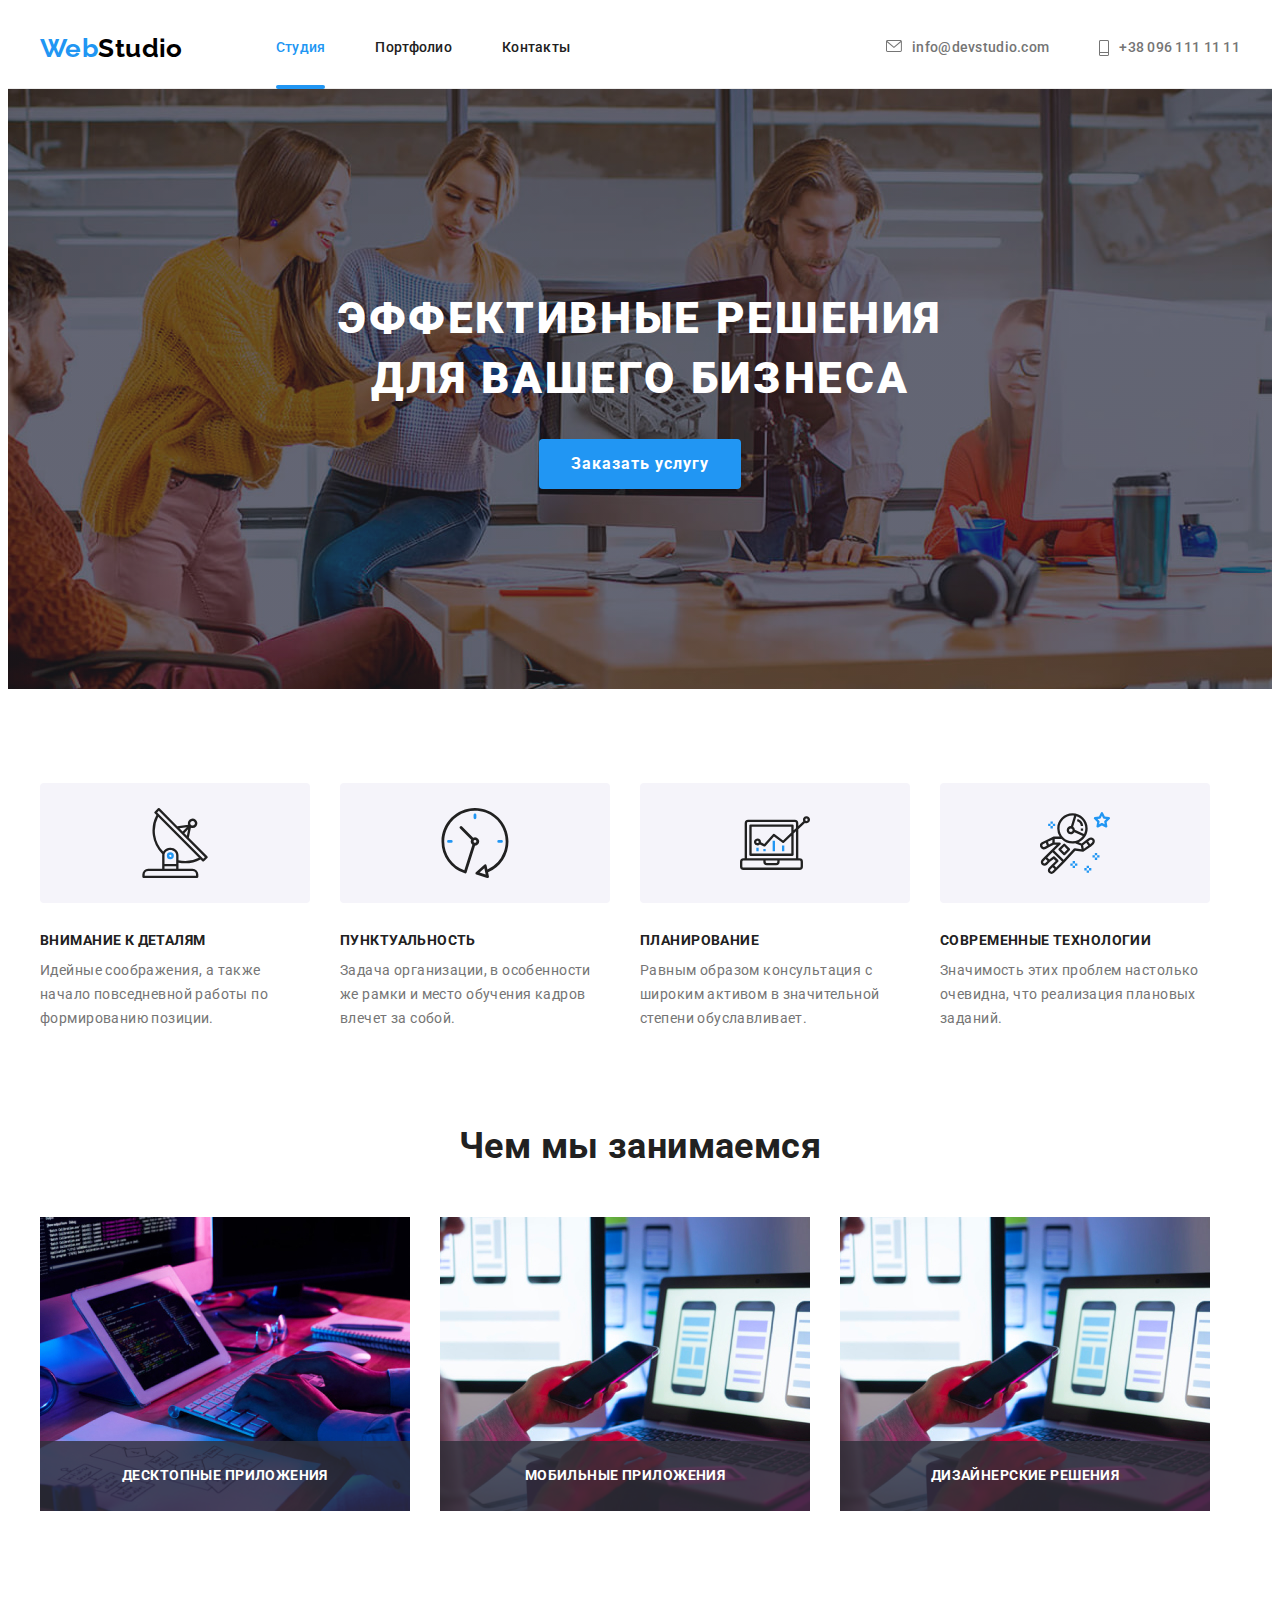
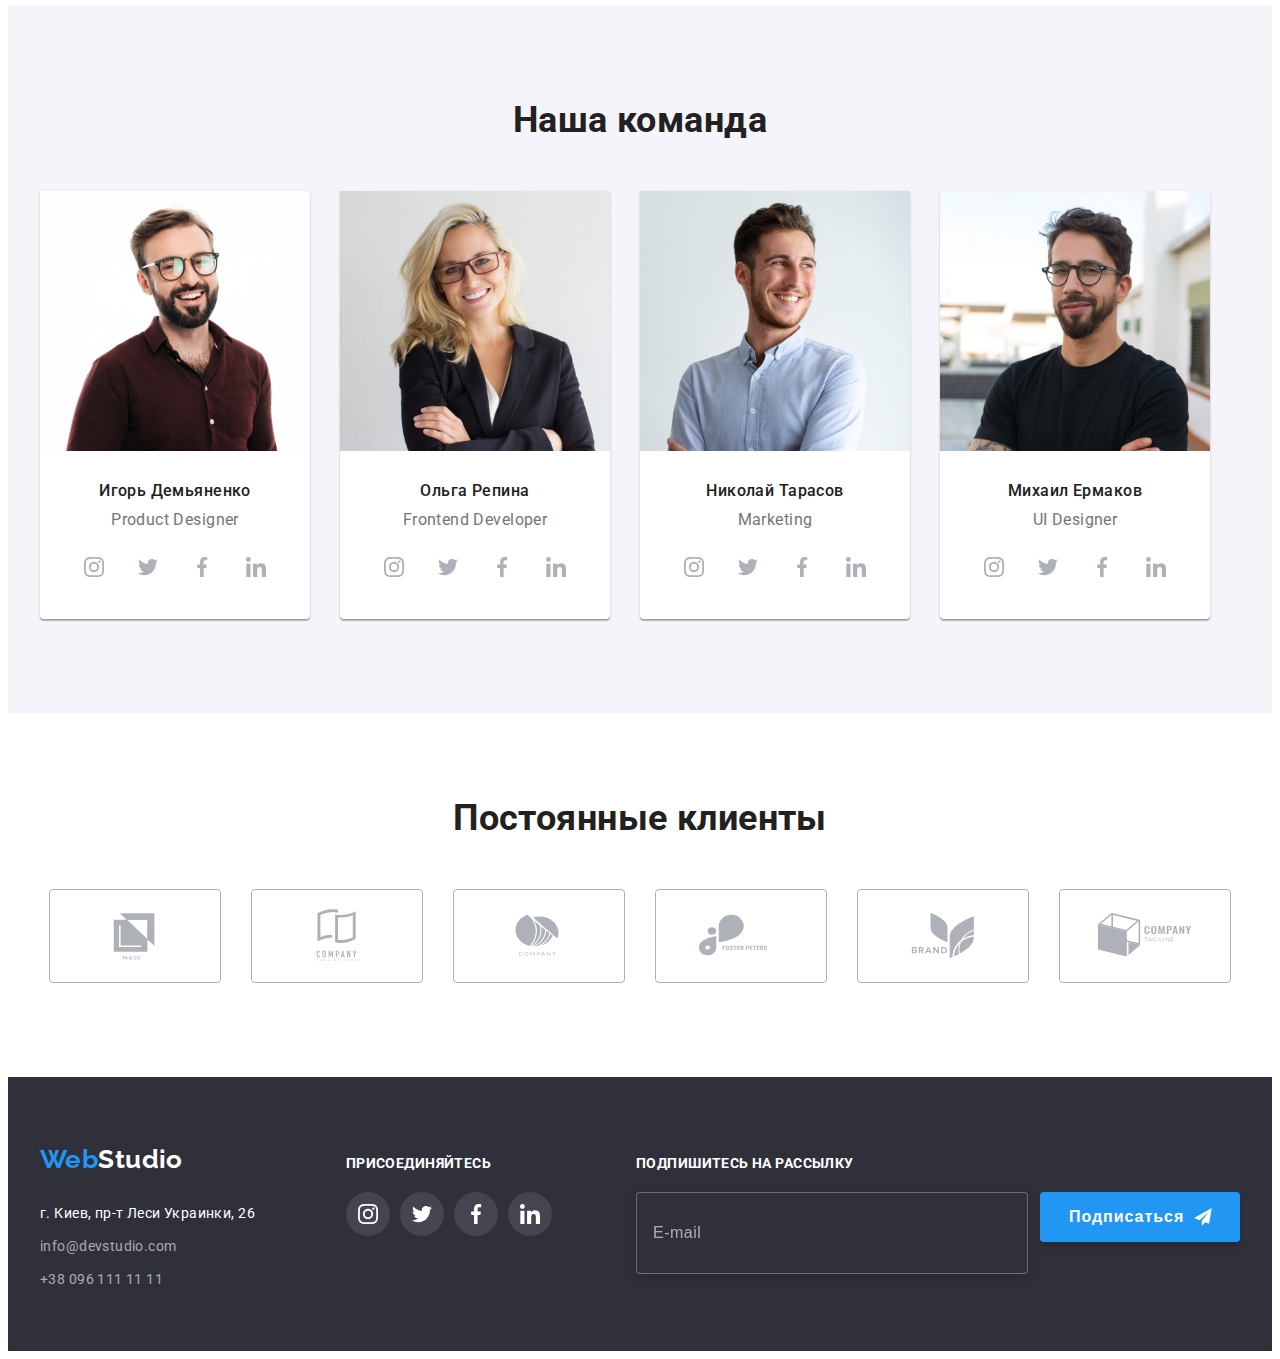
<file: index.html>
<!DOCTYPE html>
<html lang="ru">
  <head>
    <meta charset="UTF-8" />
    <meta http-equiv="X-UA-Compatible" content="IE=edge" />
    <meta name="viewport" content="width=device-width, initial-scale=1.0" />
    <title>HW-06</title>
    <!-- Fonts -->

    <link rel="preconnect" href="https://fonts.googleapis.com" />
    <link rel="preconnect" href="https://fonts.gstatic.com" crossorigin />
    <link
      href="https://fonts.googleapis.com/css2?family=Raleway:wght@700&family=Roboto:wght@400;500;700;900&display=swap"
      rel="stylesheet"
    />

    <!-- NORMOLIZE -->
    <link
      rel="stylesheet"
      href="https://cdnjs.cloudflare.com/ajax/libs/modern-normalize/1.1.0/modern-normalize.min.css"
      integrity="sha512-wpPYUAdjBVSE4KJnH1VR1HeZfpl1ub8YT/NKx4PuQ5NmX2tKuGu6U/JRp5y+Y8XG2tV+wKQpNHVUX03MfMFn9Q=="
      crossorigin="anonymous"
      referrerpolicy="no-referrer"
    />

    <!-- Custom styles -->
    <link rel="stylesheet" href="./css/styles.css" />
  </head>
  <body>
    <!-- Заголовок -->
    <header class="header-style">
      <div class="container header-container">
        <a class="logo" href="./index.html" lang="en">Web<span class="header-logo">Studio</span></a>
        <nav class="navigation">
          <ul class="list navigation-list">
            <li class="list-item navigation-item">
              <a class="header-link-current" href="./index.html">Студия</a>
            </li>
            <li class="list-item navigation-item">
              <a class="header-link" href="./portfolio.html">Портфолио</a>
            </li>
            <li class="list-item navigation-item"><a class="header-link" href="">Контакты</a></li>
          </ul>
        </nav>
        <ul class="list head-contact-list">
          <li class="head-contact-item">
            <a class="header-mail" href="mailto:info@devstudio.com">
              <svg class="contact-icon" width="16" height="12">
                <use href="./images/sprite.svg#icon-email"></use>
              </svg>
              info@devstudio.com</a
            >
          </li>
          <li class="head-contact-item">
            <a class="header-tel" href="tel:+380961111111">
              <svg class="contact-icon" width="10" height="16">
                <use href="./images/sprite.svg#icon-phone"></use>
              </svg>
              +38 096 111 11 11</a
            >
          </li>
        </ul>
      </div>
    </header>

    <main>
      <!--  Hero  -->
      <section class="hero">
        <div class="container">
          <h1 class="hero-description">Эффективные решения для вашего бизнеса</h1>
          <button class="hero-btn" type="button" data-modal-open>Заказать услугу</button>
          <div class="backdrop is-hidden" data-modal>
            <div class="modal-wrapper">
              <button class="modal-hero-btn" type="button" data-modal-close>
                <svg class="close-icon" width="18" height="18">
                  <use href="./images/sprite.svg#icon-close-btn"></use>
                </svg>
              </button>
              <form class="modal-form">
                <strong class="modal-form-title">Оставьте свои данные, мы вам перезвоним</strong>
                <label class="form-group">
                  <span class="form-input-title">Имя</span>
                  <span class="form-input-group">
                    <input class="form-input" type="text" name="user-name" required />
                    <svg class="form-icon" width="18" height="18">
                      <use href="./images/sprite2.svg#icon-form-name"></use>
                    </svg>
                  </span>
                </label>
                <label class="form-group">
                  <span class="form-input-title">Телефон</span>
                  <span class="form-input-group">
                    <input class="form-input" type="tel" name="user-phone" required />
                    <svg class="form-icon" width="18" height="18">
                      <use href="./images/sprite2.svg#icon-form-phone"></use>
                    </svg>
                  </span>
                </label>
                <label class="form-group">
                  <span class="form-input-title">Почта</span>
                  <span class="form-input-group">
                    <input class="form-input" type="email" name="user-mail" required />
                    <svg class="form-icon" width="18" height="18">
                      <use href="./images/sprite2.svg#icon-form-mail"></use>
                    </svg>
                  </span>
                </label>
                <label class="form-group form-group-coment">
                  <span class="form-input-title">Комментарий</span>
                  <textarea
                    class="clients-comment"
                    name="clients-comment"
                    rows="10"
                    placeholder="Введите текст"
                  ></textarea>
                </label>
                <label class="form-policy-group">
                  <input class="checkbox visually-hidden" type="checkbox" required />
                  <span class="custom-checkbox">
                    <svg class="custom-checkbox-icon" width="16" height="15">
                      <use href="./images/sprite2.svg#icon-check"></use>
                    </svg>
                  </span>
                  <!-- private policy -->
                  <span class="form-policy-dscr"
                    >Соглашаюсь с рассылкой и принимаю
                    <a class="form-policy-link" href="" target="_blank" rel="noopener noreferrer"
                      >Условия договора</a
                    >
                  </span>
                </label>
                <button class="submit-btn" type="submit">Отправить</button>
              </form>
            </div>
          </div>
        </div>
      </section>

      <!-- Benefits -->

      <section class="benefits-section">
        <div class="container">
          <h2 class="visually-hidden">Наши преимущества</h2>
          <ul class="list benefits-list">
            <li class="benefits-item">
              <div class="benefits-icon-place">
                <svg class="benefits-icon" width="70" height="70">
                  <use href="./images/sprite.svg#icon-benef-1"></use>
                </svg>
              </div>
              <h3 class="benefits-type">Внимание к деталям</h3>
              <p class="benefits-description">
                Идейные соображения, а также начало повседневной работы по формированию позиции.
              </p>
            </li>
            <li class="benefits-item">
              <div class="benefits-icon-place">
                <svg class="benefits-icon" width="70" height="70">
                  <use href="./images/sprite.svg#icon-benef-2"></use>
                </svg>
              </div>
              <h3 class="benefits-type">Пунктуальность</h3>
              <p class="benefits-description">
                Задача организации, в особенности же рамки и место обучения кадров влечет за собой.
              </p>
            </li>
            <li class="benefits-item">
              <div class="benefits-icon-place">
                <svg class="benefits-icon" width="70" height="70">
                  <use href="./images/sprite.svg#icon-benef-3"></use>
                </svg>
              </div>
              <h3 class="benefits-type">Планирование</h3>
              <p class="benefits-description">
                Равным образом консультация с широким активом в значительной степени обуславливает.
              </p>
            </li>
            <li class="benefits-item">
              <div class="benefits-icon-place">
                <svg class="benefits-icon" width="70" height="70">
                  <use href="./images/sprite.svg#icon-benef-4"></use>
                </svg>
              </div>
              <h3 class="benefits-type">Современные технологии</h3>
              <p class="benefits-description">
                Значимость этих проблем настолько очевидна, что реализация плановых заданий.
              </p>
            </li>
          </ul>
        </div>
      </section>

      <!-- What  we  are  doing -->

      <section class="about-section">
        <div class="container about-container">
          <h2 class="about">Чем мы занимаемся</h2>
          <ul class="list about-list">
            <li class="about-item">
              <img
                class="about-photo"
                src="./images/Services/service-img-1.jpg"
                alt="Service1"
                width="370"
                height="294"
              />
              <p class="about-item-txt">Десктопные приложения</p>
            </li>
            <li class="about-item">
              <img
                class="about-photo"
                src="./images/Services/service-img-2.jpg"
                alt="Service2"
                width="370"
                height="294"
              />
              <p class="about-item-txt">Мобильные приложения</p>
            </li>
            <li class="about-item">
              <img
                class="about-photo"
                src="./images/Services/service-img-2.jpg"
                alt="Service3"
                width="370"
                height="294"
              />
              <p class="about-item-txt">Дизайнерские решения</p>
            </li>
          </ul>
        </div>
      </section>

      <!-- Our team -->
      <section class="team-section">
        <div class="container team-container">
          <h2 class="team">Наша команда</h2>
          <ul class="list team-list">
            <li class="member-card">
              <img
                class="member-photo"
                src="./images/team/member-img-1.jpg"
                alt="Photo Ihor"
                width="270"
                height="260"
              />
              <div class="team-name-position">
                <h3 class="team-member">Игорь Демьяненко</h3>
                <p class="member-position" lang="en">Product Designer</p>
                <ul class="socials list">
                  <li class="socials-item">
                    <a
                      class="socials-link link"
                      href=""
                      target="_blank"
                      rel="noopener noreferrer"
                      aria-label="иконка Instagram"
                    >
                      <svg class="socials-icon" width="20" height="20">
                        <use href="./images/sprite.svg#icon-instagram"></use>
                      </svg>
                    </a>
                  </li>
                  <li class="socials-item">
                    <a
                      class="socials-link link"
                      href=""
                      target="_blank"
                      rel="noopener noreferrer"
                      aria-label="иконка Twitter"
                    >
                      <svg class="socials-icon" width="20" height="20">
                        <use href="./images/sprite.svg#icon-twitter"></use>
                      </svg>
                    </a>
                  </li>
                  <li class="socials-item">
                    <a
                      class="socials-link link"
                      href=""
                      target="_blank"
                      rel="noopener noreferrer"
                      aria-label="иконка Facebook"
                    >
                      <svg class="socials-icon" width="20" height="20">
                        <use href="./images/sprite.svg#icon-facebook"></use></svg
                    ></a>
                  </li>
                  <li class="socials-item">
                    <a
                      class="socials-link link"
                      href=""
                      target="_blank"
                      rel="noopener noreferrer"
                      aria-label="иконка Linkedin"
                    >
                      <svg class="socials-icon" width="20" height="20">
                        <use href="./images/sprite.svg#icon-linkedin"></use>
                      </svg>
                    </a>
                  </li>
                </ul>
              </div>
            </li>
            <li class="member-card">
              <img
                class="member-photo"
                src="./images/team/member-img-2.jpg"
                alt="Photo Olga"
                width="270"
                height="260"
              />
              <div class="team-name-position">
                <h3 class="team-member">Ольга Репина</h3>
                <p class="member-position" lang="en">Frontend Developer</p>
                <ul class="socials list">
                  <li class="socials-item">
                    <a
                      class="socials-link link"
                      href=""
                      target="_blank"
                      rel="noopener noreferrer"
                      aria-label="иконка Instagram"
                    >
                      <svg class="socials-icon" width="20" height="20">
                        <use href="./images/sprite.svg#icon-instagram"></use>
                      </svg>
                    </a>
                  </li>
                  <li class="socials-item">
                    <a
                      class="socials-link link"
                      href=""
                      target="_blank"
                      rel="noopener noreferrer"
                      aria-label="иконка Twitter"
                    >
                      <svg class="socials-icon" width="20" height="20">
                        <use href="./images/sprite.svg#icon-twitter"></use>
                      </svg>
                    </a>
                  </li>
                  <li class="socials-item">
                    <a
                      class="socials-link link"
                      href=""
                      target="_blank"
                      rel="noopener noreferrer"
                      aria-label="иконка Facebook"
                    >
                      <svg class="socials-icon" width="20" height="20">
                        <use href="./images/sprite.svg#icon-facebook"></use></svg
                    ></a>
                  </li>
                  <li class="socials-item">
                    <a
                      class="socials-link link"
                      href=""
                      target="_blank"
                      rel="noopener noreferrer"
                      aria-label="иконка Linkedin"
                    >
                      <svg class="socials-icon" width="20" height="20">
                        <use href="./images/sprite.svg#icon-linkedin"></use>
                      </svg>
                    </a>
                  </li>
                </ul>
              </div>
            </li>
            <li class="member-card">
              <img
                class="member-photo"
                src="./images/team/member-img-3.jpg"
                alt="Photo Nikolay"
                width="270"
                height="260"
              />
              <div class="team-name-position">
                <h3 class="team-member">Николай Тарасов</h3>
                <p class="member-position" lang="en">Marketing</p>
                <ul class="socials list">
                  <li class="socials-item">
                    <a
                      class="socials-link link"
                      href=""
                      target="_blank"
                      rel="noopener noreferrer"
                      aria-label="иконка Instagram"
                    >
                      <svg class="socials-icon" width="20" height="20">
                        <use href="./images/sprite.svg#icon-instagram"></use>
                      </svg>
                    </a>
                  </li>
                  <li class="socials-item">
                    <a
                      class="socials-link link"
                      href=""
                      target="_blank"
                      rel="noopener noreferrer"
                      aria-label="иконка Twitter"
                    >
                      <svg class="socials-icon" width="20" height="20">
                        <use href="./images/sprite.svg#icon-twitter"></use>
                      </svg>
                    </a>
                  </li>
                  <li class="socials-item">
                    <a
                      class="socials-link link"
                      href=""
                      target="_blank"
                      rel="noopener noreferrer"
                      aria-label="иконка Facebook"
                    >
                      <svg class="socials-icon" width="20" height="20">
                        <use href="./images/sprite.svg#icon-facebook"></use></svg
                    ></a>
                  </li>
                  <li class="socials-item">
                    <a
                      class="socials-link link"
                      href=""
                      target="_blank"
                      rel="noopener noreferrer"
                      aria-label="иконка Linkedin"
                    >
                      <svg class="socials-icon" width="20" height="20">
                        <use href="./images/sprite.svg#icon-linkedin"></use>
                      </svg>
                    </a>
                  </li>
                </ul>
              </div>
            </li>
            <li class="member-card">
              <img
                class="member-photo"
                src="./images/team/member-img-4.jpg"
                alt="Photo Mikhail"
                width="270"
              />
              <div class="team-name-position">
                <h3 class="team-member">Михаил Ермаков</h3>
                <p class="member-position" lang="en">UI Designer</p>
                <ul class="socials list">
                  <li class="socials-item">
                    <a
                      class="socials-link link"
                      href=""
                      target="_blank"
                      rel="noopener noreferrer"
                      aria-label="иконка Instagram"
                    >
                      <svg class="socials-icon" width="20" height="20">
                        <use href="./images/sprite.svg#icon-instagram"></use>
                      </svg>
                    </a>
                  </li>
                  <li class="socials-item">
                    <a
                      class="socials-link link"
                      href=""
                      target="_blank"
                      rel="noopener noreferrer"
                      aria-label="иконка Twitter"
                    >
                      <svg class="socials-icon" width="20" height="20">
                        <use href="./images/sprite.svg#icon-twitter"></use>
                      </svg>
                    </a>
                  </li>
                  <li class="socials-item">
                    <a
                      class="socials-link link"
                      href=""
                      target="_blank"
                      rel="noopener noreferrer"
                      aria-label="иконка Facebook"
                    >
                      <svg class="socials-icon" width="20" height="20">
                        <use href="./images/sprite.svg#icon-facebook"></use></svg
                    ></a>
                  </li>
                  <li class="socials-item">
                    <a
                      class="socials-link link"
                      href=""
                      target="_blank"
                      rel="noopener noreferrer"
                      aria-label="иконка Linkedin"
                    >
                      <svg class="socials-icon" width="20" height="20">
                        <use href="./images/sprite.svg#icon-linkedin"></use>
                      </svg>
                    </a>
                  </li>
                </ul>
              </div>
            </li>
          </ul>
        </div>
      </section>

      <!-- Our clients -->
      <section class="clients-section">
        <div class="container clients-container">
          <h2 class="clients">Постоянные клиенты</h2>
          <ul class="clients-list list">
            <li class="clients-item">
              <a
                class="clients-link link"
                href=""
                target="_blank"
                rel="noopener noreferrer"
                aria-label="постоянный клиент 1"
              >
                <svg class="clients-icon" width="106" height="60">
                  <use href="./images/sprite.svg#icon-client1"></use>
                </svg>
              </a>
            </li>
            <li class="clients-item">
              <a
                class="clients-link link"
                href=""
                target="_blank"
                rel="noopener noreferrer"
                aria-label="постоянный клиент 2"
              >
                <svg class="clients-icon" width="106" height="60">
                  <use href="./images/sprite.svg#icon-client2"></use>
                </svg>
              </a>
            </li>
            <li class="clients-item">
              <a
                class="clients-link link"
                href=""
                target="_blank"
                rel="noopener noreferrer"
                aria-label="постоянный клиент 3"
              >
                <svg class="clients-icon" width="106" height="60">
                  <use href="./images/sprite.svg#icon-client3"></use>
                </svg>
              </a>
            </li>
            <li class="clients-item">
              <a
                class="clients-link link"
                href=""
                target="_blank"
                rel="noopener noreferrer"
                aria-label="постоянный клиент 4"
              >
                <svg class="clients-icon" width="106" height="60">
                  <use href="./images/sprite.svg#icon-client4"></use>
                </svg>
              </a>
            </li>
            <li class="clients-item">
              <a
                class="clients-link link"
                href=""
                target="_blank"
                rel="noopener noreferrer"
                aria-label="постоянный клиент 5"
              >
                <svg class="clients-icon" width="106" height="60">
                  <use href="./images/sprite.svg#icon-client5"></use>
                </svg>
              </a>
            </li>
            <li class="clients-item">
              <a
                class="clients-link link"
                href=""
                target="_blank"
                rel="noopener noreferrer"
                aria-label="постоянный клиент 6"
              >
                <svg class="clients-icon" width="106" height="60">
                  <use href="./images/sprite.svg#icon-client6"></use>
                </svg>
              </a>
            </li>
          </ul>
        </div>
      </section>
    </main>

    <!-- Footer -->
    <footer class="footer">
      <div class="container footer-container">
        <div class="foot-logo-adress-box">
          <a class="logo logo-footer" href="./index.html" lang="en"
            >Web<span class="footer-logo">Studio</span></a
          >
          <!-- Контактная информация -->
          <address>
            <ul class="list address-list">
              <li class="address-item">
                <a
                  class="geoposition"
                  href="http://goo.gl/maps/pMn1y5M8isp2wxhz7"
                  target="_blank"
                  rel="noopener noreferrer"
                  >г. Киев, пр-т Леси Украинки, 26</a
                >
              </li>
              <li class="address-item">
                <a class="footer-mail" href="mailto:info@devstudio.com">info@devstudio.com</a>
              </li>
              <li class="address-item">
                <a class="footer-tel" href="tel:+380961111111">+38 096 111 11 11</a>
              </li>
            </ul>
          </address>
        </div>
        <div class="foot-socials-box">
          <p class="foot-socials">Присоединяйтесь</p>
          <ul class="foot-socials-list list">
            <li class="foot-socials-item">
              <a
                class="foot-socials-link link"
                href=""
                target="_blank"
                rel="noopener noreferrer"
                aria-label="иконка Instagram"
              >
                <svg class="foot-socials-icon" width="20" height="20">
                  <use href="./images/sprite.svg#icon-instagram"></use>
                </svg>
              </a>
            </li>
            <li class="foot-socials-item">
              <a
                class="foot-socials-link link"
                href=""
                target="_blank"
                rel="noopener noreferrer"
                aria-label="иконка Twitter"
              >
                <svg class="foot-socials-icon" width="20" height="20">
                  <use href="./images/sprite.svg#icon-twitter"></use>
                </svg>
              </a>
            </li>
            <li class="foot-socials-item">
              <a
                class="foot-socials-link link"
                href=""
                target="_blank"
                rel="noopener noreferrer"
                aria-label="иконка Facebook"
              >
                <svg class="foot-socials-icon" width="20" height="20">
                  <use href="./images/sprite.svg#icon-facebook"></use>
                </svg>
              </a>
            </li>
            <li class="foot-socials-item">
              <a
                class="foot-socials-link link"
                href=""
                target="_blank"
                rel="noopener noreferrer"
                aria-label="иконка Linkedin"
              >
                <svg class="foot-socials-icon" width="20" height="20">
                  <use href="./images/sprite.svg#icon-linkedin"></use>
                </svg>
              </a>
            </li>
          </ul>
        </div>
        <div class="footer-form-box">
          <p class="footer-form-title">Подпишитесь на рассылку</p>
          <form class="footer-form">
            <input class="footer-input" type="email" name="user-mail" placeholder="E-mail" />
            <button class="footer-sendbtn" type="submit">
              <span class="footer-sendbtn-txt">Подписаться</span>
              <svg class="footer-send-icon" width="24" height="24">
                <use href="./images/sprite2.svg#icon-send"></use>
              </svg>
            </button>
          </form>
        </div>
      </div>
    </footer>

    <!--          ПІДВАЛ             -->
    <script src="./js/modal.js"></script>
  </body>
</html>
</file>
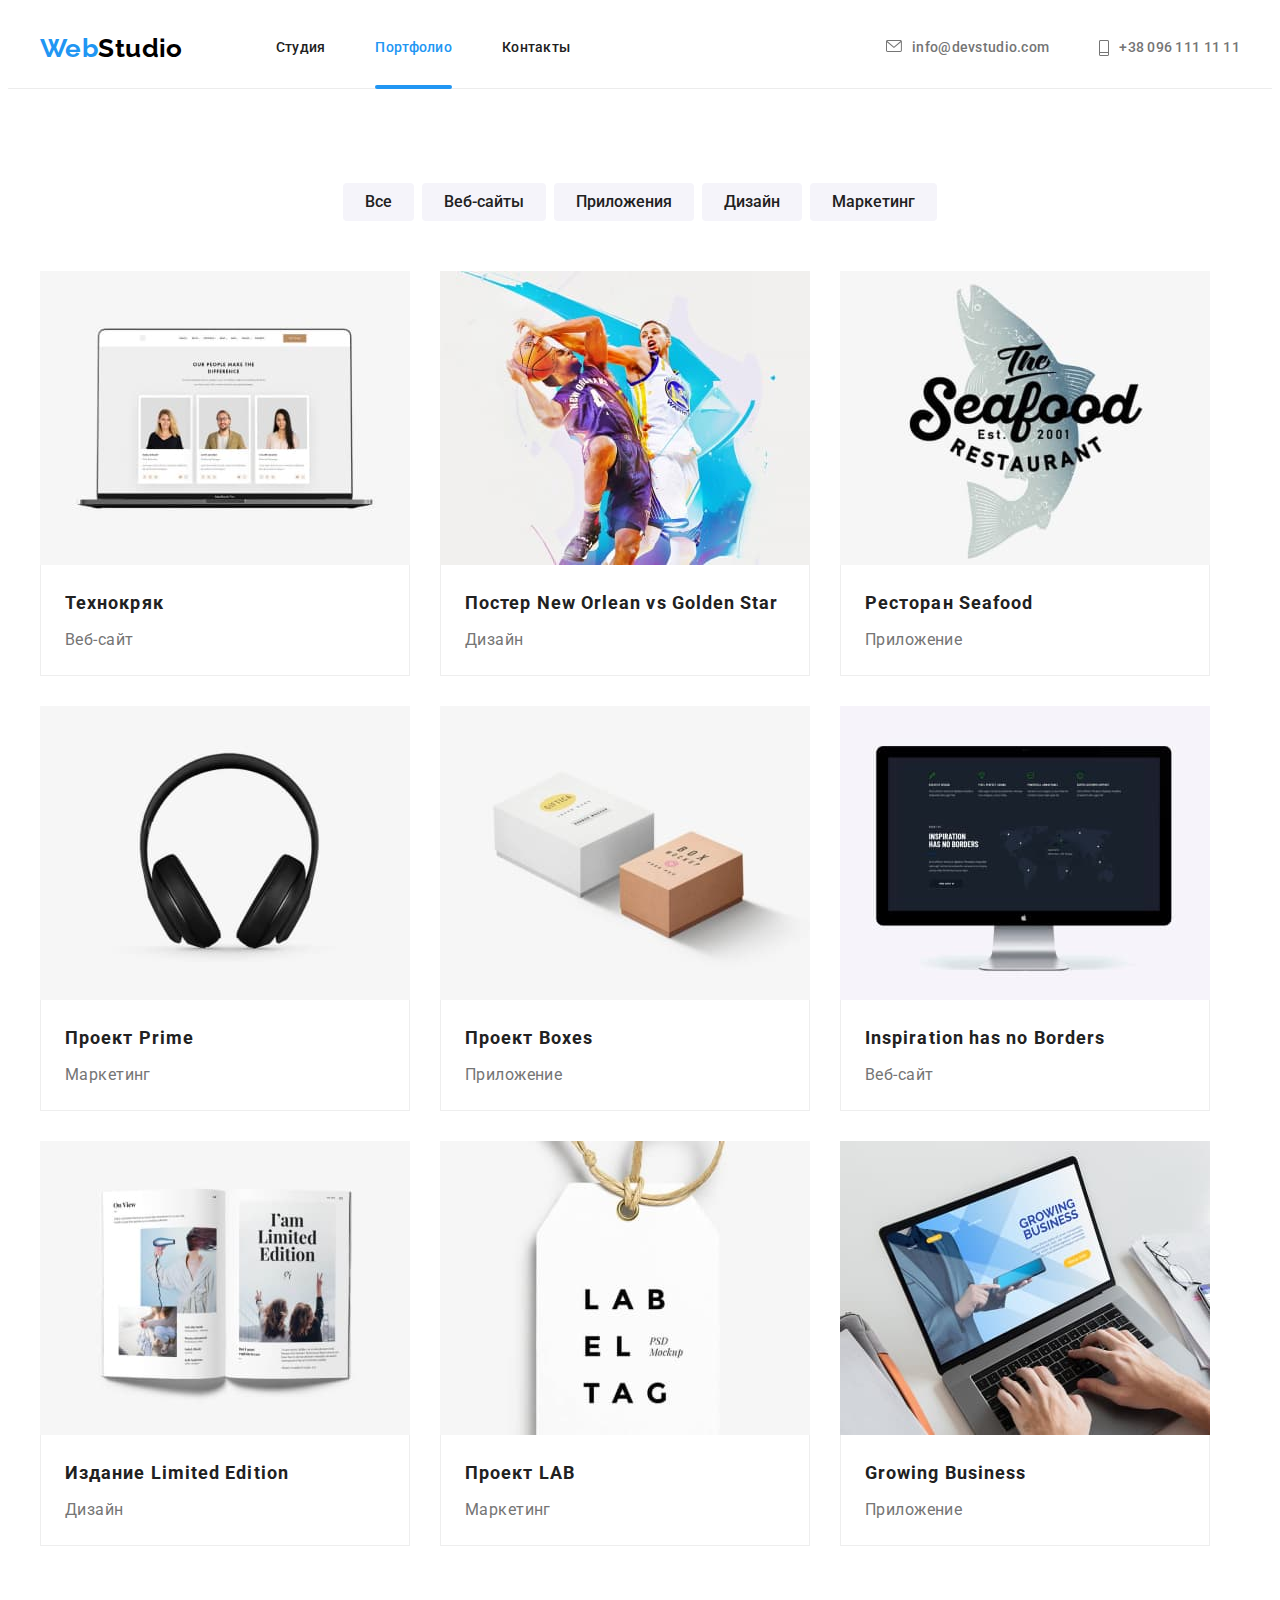
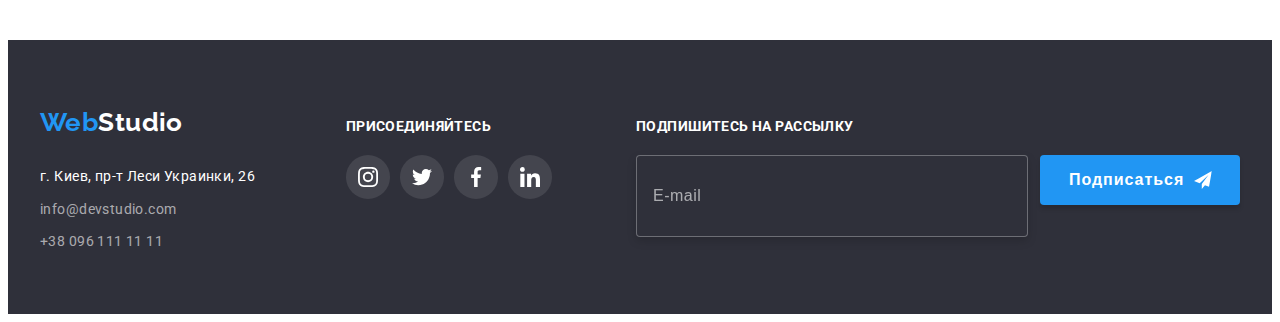
<file: portfolio.html>
<!DOCTYPE html>
<html lang="ru">
  <head>
    <meta charset="UTF-8" />
    <meta http-equiv="X-UA-Compatible" content="IE=edge" />
    <meta name="viewport" content="width=device-width, initial-scale=1.0" />
    <title>Portfolio</title>
    <!-- Fonts -->
    <link rel="preconnect" href="https://fonts.googleapis.com" />
    <link rel="preconnect" href="https://fonts.gstatic.com" crossorigin />
    <link
      href="https://fonts.googleapis.com/css2?family=Raleway:wght@700&family=Roboto:wght@400;500;700;900&display=swap"
      rel="stylesheet"
    />
    <!-- NORMALIZ -->
    <link
      rel="stylesheet"
      href="https://cdnjs.cloudflare.com/ajax/libs/modern-normalize/1.1.0/modern-normalize.min.css"
      integrity="sha512-wpPYUAdjBVSE4KJnH1VR1HeZfpl1ub8YT/NKx4PuQ5NmX2tKuGu6U/JRp5y+Y8XG2tV+wKQpNHVUX03MfMFn9Q=="
      crossorigin="anonymous"
      referrerpolicy="no-referrer"
    />
    <!-- Custom styles -->
    <link rel="stylesheet" href="./css/styles.css" />
  </head>
  <body>
    <!-- Заголовок -->
    <header class="header-style">
      <div class="container header-container">
        <a class="logo" href="./index.html" lang="en">Web<span class="header-logo">Studio</span></a>
        <nav class="navigation">
          <ul class="list navigation-list">
            <li class="list-item navigation-item">
              <a class="header-link" href="./index.html">Студия</a>
            </li>
            <li class="list-item navigation-item">
              <a class="header-link-current" href="./portfolio.html">Портфолио</a>
            </li>
            <li class="list-item navigation-item"><a class="header-link" href="">Контакты</a></li>
          </ul>
        </nav>
        <ul class="list head-contact-list">
          <li class="head-contact-item">
            <a class="header-mail" href="mailto:info@devstudio.com">
              <svg class="contact-icon" width="16" height="12">
                <use href="./images/sprite.svg#icon-email"></use>
              </svg>
              info@devstudio.com</a
            >
          </li>
          <li class="head-contact-item">
            <a class="header-tel" href="tel:+380961111111">
              <svg class="contact-icon" width="10" height="16">
                <use href="./images/sprite.svg#icon-phone"></use>
              </svg>
              +38 096 111 11 11</a
            >
          </li>
        </ul>
      </div>
    </header>

    <!-- Основная часть  -->
    <main>
      <section class="portfolio-section">
        <div class="container portfolio-container">
          <h1 class="visually-hidden">Портфолио</h1>
          <ul class="list portfolio-btn-list">
            <li class="portfolio-btn-item"><button class="btn" type="button">Все</button></li>
            <li class="portfolio-btn-item"><button class="btn" type="button">Веб-сайты</button></li>
            <li class="portfolio-btn-item">
              <button class="btn" type="button">Приложения</button>
            </li>
            <li class="portfolio-btn-item"><button class="btn" type="button">Дизайн</button></li>
            <li class="portfolio-btn-item"><button class="btn" type="button">Маркетинг</button></li>
          </ul>
          <ul class="list portfolio-list">
            <li class="portfolio-item">
              <a class="portfolio-item-link link" href="">
                <div class="portfolio-item-dbllayer">
                  <img
                    class="photo"
                    src="./images/portfolio/1technokrjak.jpg"
                    alt="laptop"
                    width="370"
                    height="294"
                  />
                  <p class="portfolio-item-overlay">
                    Ресурс предлагает комплексные предложения с разным уровнем функционала и
                    сервисов. Все это позволит посетителю получить исчерпывающие сведения о компании
                    или частном лице.
                  </p>
                </div>
                <div class="descr-filtname-grp">
                  <h2 class="description">Технокряк</h2>
                  <p class="filter-name">Веб-сайт</p>
                </div>
              </a>
            </li>
            <li class="portfolio-item">
              <a class="portfolio-item-link link" href="">
                <div class="portfolio-item-dbllayer">
                  <img
                    class="photo"
                    src="./images/portfolio/2poster.jpg"
                    alt="basketball players"
                    width="370"
                    height="294"
                  />
                  <p class="portfolio-item-overlay">
                    Ресурс предлагает комплексные предложения с разным уровнем функционала и
                    сервисов. Все это позволит посетителю получить исчерпывающие сведения о компании
                    или частном лице.
                  </p>
                </div>
                <div class="descr-filtname-grp">
                  <h2 class="description">Постер New Orlean vs Golden Star</h2>
                  <p class="filter-name">Дизайн</p>
                </div>
              </a>
            </li>
            <li class="portfolio-item">
              <a class="portfolio-item-link link" href="">
                <div class="portfolio-item-dbllayer">
                  <img
                    class="photo"
                    src="./images/portfolio/3restaraunt.jpg"
                    alt="restaurant logo"
                    width="370"
                    height="294"
                  />
                  <p class="portfolio-item-overlay">
                    Ресурс предлагает комплексные предложения с разным уровнем функционала и
                    сервисов. Все это позволит посетителю получить исчерпывающие сведения о компании
                    или частном лице.
                  </p>
                </div>
                <div class="descr-filtname-grp">
                  <h2 class="description">Ресторан Seafood</h2>
                  <p class="filter-name">Приложение</p>
                </div>
              </a>
            </li>
            <li class="portfolio-item">
              <a class="portfolio-item-link link" href="">
                <div class="portfolio-item-dbllayer">
                  <img
                    class="photo"
                    src="./images/portfolio/4prime.jpg"
                    alt="headphones"
                    width="370"
                    height="294"
                  />
                  <p class="portfolio-item-overlay">
                    Ресурс предлагает комплексные предложения с разным уровнем функционала и
                    сервисов. Все это позволит посетителю получить исчерпывающие сведения о компании
                    или частном лице.
                  </p>
                </div>
                <div class="descr-filtname-grp">
                  <h2 class="description">Проект Prime</h2>
                  <p class="filter-name">Маркетинг</p>
                </div>
              </a>
            </li>
            <li class="portfolio-item">
              <a class="portfolio-item-link link" href="">
                <div class="portfolio-item-dbllayer">
                  <img
                    class="photo"
                    src="./images/portfolio/5boxes.jpg"
                    alt="boxes"
                    width="370"
                    height="294"
                  />
                  <p class="portfolio-item-overlay">
                    Ресурс предлагает комплексные предложения с разным уровнем функционала и
                    сервисов. Все это позволит посетителю получить исчерпывающие сведения о компании
                    или частном лице.
                  </p>
                </div>
                <div class="descr-filtname-grp">
                  <h2 class="description">Проект Boxes</h2>
                  <p class="filter-name">Приложение</p>
                </div>
              </a>
            </li>
            <li class="portfolio-item">
              <a class="portfolio-item-link link" href="">
                <div class="portfolio-item-dbllayer">
                  <img
                    class="photo"
                    src="./images/portfolio/6inspiration.jpg"
                    alt="monitor"
                    width="370"
                    height="294"
                  />
                  <p class="portfolio-item-overlay">
                    Ресурс предлагает комплексные предложения с разным уровнем функционала и
                    сервисов. Все это позволит посетителю получить исчерпывающие сведения о компании
                    или частном лице.
                  </p>
                </div>
                <div class="descr-filtname-grp">
                  <h2 class="description">Inspiration has no Borders</h2>
                  <p class="filter-name">Веб-сайт</p>
                </div>
              </a>
            </li>
            <li class="portfolio-item">
              <a class="portfolio-item-link link" href="">
                <div class="portfolio-item-dbllayer">
                  <img
                    class="photo"
                    src="./images/portfolio/7limited.jpg"
                    alt="book"
                    width="370"
                    height="294"
                  />
                  <p class="portfolio-item-overlay">
                    Ресурс предлагает комплексные предложения с разным уровнем функционала и
                    сервисов. Все это позволит посетителю получить исчерпывающие сведения о компании
                    или частном лице.
                  </p>
                </div>
                <div class="descr-filtname-grp">
                  <h2 class="description">Издание Limited Edition</h2>
                  <p class="filter-name">Дизайн</p>
                </div>
              </a>
            </li>
            <li class="portfolio-item">
              <a class="portfolio-item-link link" href="">
                <div class="portfolio-item-dbllayer">
                  <img
                    class="photo"
                    src="./images/portfolio/8lab.jpg"
                    alt="label tag"
                    width="370"
                    height="294"
                  />
                  <p class="portfolio-item-overlay">
                    Ресурс предлагает комплексные предложения с разным уровнем функционала и
                    сервисов. Все это позволит посетителю получить исчерпывающие сведения о компании
                    или частном лице.
                  </p>
                </div>
                <div class="descr-filtname-grp">
                  <h2 class="description">Проект LAB</h2>
                  <p class="filter-name">Маркетинг</p>
                </div>
              </a>
            </li>
            <li class="portfolio-item">
              <a class="portfolio-item-link link" href="">
                <div class="portfolio-item-dbllayer">
                  <img
                    class="photo"
                    src="./images/portfolio/9business.jpg"
                    alt="laptop"
                    width="370"
                    height="294"
                  />
                  <p class="portfolio-item-overlay">
                    Ресурс предлагает комплексные предложения с разным уровнем функционала и
                    сервисов. Все это позволит посетителю получить исчерпывающие сведения о компании
                    или частном лице.
                  </p>
                </div>
                <div class="descr-filtname-grp">
                  <h2 class="description">Growing Business</h2>
                  <p class="filter-name">Приложение</p>
                </div>
              </a>
            </li>
          </ul>
        </div>
      </section>
    </main>

    <!-- Footer -->
    <footer class="footer">
      <div class="container footer-container">
        <div class="foot-logo-adress-box">
          <a class="logo logo-footer" href="./index.html" lang="en"
            >Web<span class="footer-logo">Studio</span></a
          >
          <!-- Контактная информация -->
          <address>
            <ul class="list address-list">
              <li class="address-item">
                <a
                  class="geoposition"
                  href="http://goo.gl/maps/pMn1y5M8isp2wxhz7"
                  target="_blank"
                  rel="noopener noreferrer"
                  >г. Киев, пр-т Леси Украинки, 26</a
                >
              </li>
              <li class="address-item">
                <a class="footer-mail" href="mailto:info@devstudio.com">info@devstudio.com</a>
              </li>
              <li class="address-item">
                <a class="footer-tel" href="tel:+380961111111">+38 096 111 11 11</a>
              </li>
            </ul>
          </address>
        </div>
        <div class="foot-socials-box">
          <p class="foot-socials">Присоединяйтесь</p>
          <ul class="foot-socials-list list">
            <li class="foot-socials-item">
              <a
                class="foot-socials-link link"
                href=""
                target="_blank"
                rel="noopener noreferrer"
                aria-label="иконка Instagram"
              >
                <svg class="foot-socials-icon" width="20" height="20">
                  <use href="./images/sprite.svg#icon-instagram"></use>
                </svg>
              </a>
            </li>
            <li class="foot-socials-item">
              <a
                class="foot-socials-link link"
                href=""
                target="_blank"
                rel="noopener noreferrer"
                aria-label="иконка Twitter"
              >
                <svg class="foot-socials-icon" width="20" height="20">
                  <use href="./images/sprite.svg#icon-twitter"></use>
                </svg>
              </a>
            </li>
            <li class="foot-socials-item">
              <a
                class="foot-socials-link link"
                href=""
                target="_blank"
                rel="noopener noreferrer"
                aria-label="иконка Facebook"
              >
                <svg class="foot-socials-icon" width="20" height="20">
                  <use href="./images/sprite.svg#icon-facebook"></use>
                </svg>
              </a>
            </li>
            <li class="foot-socials-item">
              <a
                class="foot-socials-link link"
                href=""
                target="_blank"
                rel="noopener noreferrer"
                aria-label="иконка Linkedin"
              >
                <svg class="foot-socials-icon" width="20" height="20">
                  <use href="./images/sprite.svg#icon-linkedin"></use>
                </svg>
              </a>
            </li>
          </ul>
        </div>
        <div class="footer-form-box">
          <p class="footer-form-title">Подпишитесь на рассылку</p>
          <form class="footer-form">
            <input class="footer-input" type="email" name="user-mail" placeholder="E-mail" />
            <button class="footer-sendbtn" type="submit">
              <span class="footer-sendbtn-txt">Подписаться</span>
              <svg class="footer-send-icon" width="24" height="24">
                <use href="./images/sprite2.svg#icon-send"></use>
              </svg>
            </button>
          </form>
        </div>
      </div>
    </footer>
  </body>
</html>
</file>
<file: css/styles.css>
:root {
  --accent-color: #2196f3;
  --white-txt-color: #ffffff;
  --text-benef-tel-filter-col: #757575;
  --text-headlink-team-beneftype-col: #212121;
  --footer-hero-bcg-color: #2f303a;
  --ind-hero-btn-hover-bcg-col: #188ce8;
  --ind-team-section-bcg-col: #f5f4fa;
  --main-bcg-color: #ffffff;
  --portfolio-btn-bcg-col: #f5f4fa;
  --logo-header-col: #000000;
  --footer-mail-tel-txt-col: rgba(255, 255, 255, 0.6);
  --timing-function: cubic-bezier(0.4, 0, 0.2, 1);
}

body {
  font-family: 'Roboto', sans-serif;
  font-size: 14px;
  letter-spacing: 0.03em;
  background-color: var(--main-bcg-color);
}

h1,
h2,
h3,
h4,
h5,
h6,
p {
  margin: 0;
}

img {
  display: block;
}

/* lists style */
.list {
  list-style: none;
  padding: 0;
  margin: 0;
}

.visually-hidden {
  position: absolute;
  white-space: nowrap;
  width: 1px;
  height: 1px;
  overflow: hidden;
  border: 0;
  padding: 0;
  clip: rect(0 0 0 0);
  clip-path: inset(50%);
  margin: -1px;
}

.container {
  /* outline: 1px solid red; */

  width: 1200px;
  padding-left: 15px;
  padding-right: 15px;

  margin-left: auto;
  margin-right: auto;
}

/* ------------------------------header style ------------------------------*/

.header-style {
  border-bottom: 1px solid #ececec;
}

.header-container {
  display: flex;
  align-items: center;
}

.logo {
  margin-right: 93px;

  font-family: 'Raleway', sans-serif;
  font-weight: 700;
  font-size: 26px;
  line-height: 1.71;
  color: var(--accent-color);
  text-decoration: none;
}

.header-logo {
  color: var(--logo-header-col);
  text-decoration: none;
}

.navigation-list {
  display: flex;
  align-items: center;
}

.navigation-item {
  position: relative;
  margin-right: 50px;
}

.navigation-item:last-child {
  margin-right: 0;
}

.header-link,
.header-link-current {
  display: block;
  padding-top: 32px;
  padding-bottom: 32px;
}

.header-link-current {
  font-weight: 500;
  line-height: 1.14;
  letter-spacing: 0.02em;
  color: var(--accent-color);
  text-decoration: none;
}

.header-link-current::after {
  content: '';
  position: absolute;
  left: 0;
  bottom: -1px;
  display: block;
  width: 100%;
  height: 4px;
  border-radius: 2px;
  background-color: var(--accent-color);
}

.header-link {
  font-weight: 500;
  line-height: 1.14;
  letter-spacing: 0.02em;
  color: var(--text-headlink-team-beneftype-col);
  text-decoration: none;
  transition-property: color;
  transition-duration: 250ms;
  transition-timing-function: var(--timing-function);
}
.header-link:hover,
.header-link:focus {
  color: var(--accent-color);
}

.head-contact-list {
  display: flex;
  align-items: center;
  margin-left: auto;
}

.head-contact-item {
  margin-right: 50px;
}

.head-contact-item:last-child {
  margin-right: 0;
}

.header-mail {
  font-family: 'Roboto';
  font-style: normal;
  font-weight: 500;
  font-size: 14px;
  line-height: 1.14;
  letter-spacing: 0.02em;
  color: var(--text-benef-tel-filter-col);
  text-decoration: none;
  list-style: none;
}

.header-mail,
.header-tel {
  display: flex;
  align-content: center;
  padding-top: 32px;
  padding-bottom: 32px;
  transition-property: color;
  transition-duration: 250ms;
  transition-timing-function: var(--timing-function);
}

.header-mail:hover,
.header-mail:focus {
  color: var(--accent-color);
}

.header-tel {
  font-weight: 500;
  line-height: 1.14;
  letter-spacing: 0.02em;
  color: var(--text-benef-tel-filter-col);
  text-decoration: none;
}
.header-tel:hover,
.header-tel:focus {
  color: var(--accent-color);
}

.contact-icon {
  margin-right: 10px;
  fill: var(--text-benef-tel-filter-col);
  transition: fill 250ms var(--timing-function);
}

.header-mail:hover .contact-icon,
.header-mail:focus .contact-icon,
.header-tel:hover .contact-icon,
.header-tel:focus .contact-icon {
  fill: var(--accent-color);
  color: var(--accent-color);
}

/* ------------------------------footer style------------------------------ */
.footer {
  background-color: var(--footer-hero-bcg-color);
  padding-top: 60px;
  padding-bottom: 60px;
}

.footer-container {
  display: flex;
  align-items: baseline;
}

.foot-logo-adress-box {
  margin-right: 70px;
}

.logo-footer {
  display: block;
  margin-bottom: 20px;
}

.footer-logo {
  color: var(--white-txt-color);
}

.address-item {
  display: block;
  margin-bottom: 9px;
}

.address-item:last-child {
  margin-bottom: 0;
}

.geoposition {
  font-style: normal;
  line-height: 1.71;
  color: var(--white-txt-color);
  text-decoration: none;
  transition-property: color;
  transition-duration: 250ms;
  transition-timing-function: var(--timing-function);
}
.geoposition:hover,
.geoposition:focus {
  color: var(--accent-color);
}

.footer-mail,
.footer-tel {
  font-style: normal;
  line-height: 1.71;
  color: var(--footer-mail-tel-txt-col);
  text-decoration: none;
  transition-property: color;
  transition-duration: 250ms;
  transition-timing-function: var(--timing-function);
}
.footer-tel:hover,
.footer-tel:focus,
.footer-mail:hover,
.footer-mail:focus {
  color: var(--accent-color);
}

.foot-socials-list {
  display: flex;
  align-items: center;
  justify-content: center;
}

.foot-socials {
  font-style: normal;
  font-weight: 700;
  font-size: 14px;
  line-height: 1.14;
  letter-spacing: 0.03em;
  text-transform: uppercase;
  color: var(--white-txt-color);
  margin-bottom: 20px;
}

.foot-socials-link {
  display: flex;
  justify-content: center;
  align-items: center;
  width: 44px;
  height: 44px;

  border-radius: 50%;

  background-color: #ffffff1a;
  transition-property: background-color;
  transition-duration: 250ms;
  transition-timing-function: var(--timing-function);
}

.foot-socials-link:hover,
.foot-socials-link:focus {
  background-color: var(--accent-color);
}

.foot-socials-item {
  margin-right: 10px;
}

.foot-socials-item:last-child {
  margin-right: 0;
}

.foot-socials-icon {
  fill: #ffffff;
}

/* footer send form */

.footer-form-box {
  margin-left: auto;
}

.footer-form-title {
  display: block;
  font-weight: 700;
  font-size: 14px;
  line-height: 1.14;
  letter-spacing: 0.03em;
  text-transform: uppercase;

  color: var(--white-txt-color);

  margin-bottom: 20px;
}

.footer-form {
  display: flex;
}

.footer-input {
  width: 358px;
  height: 50px;

  border: 1px solid rgba(255, 255, 255, 0.3);
  filter: drop-shadow(0px 4px 4px rgba(0, 0, 0, 0.15));
  border-radius: 4px;

  background-color: var(--footer-hero-bcg-color);

  font-weight: 400;
  font-size: 16px;
  line-height: 1.25;
  align-items: center;
  letter-spacing: 0.03em;
  color: var(--white-txt-color);

  padding-top: 15px;
  padding-right: 16px;
  padding-bottom: 15px;
  padding-left: 16px;
  margin-right: 12px;
  outline: none;

  transition: border-color 250ms var(--timing-function);
}

.footer-input::placeholder {
  font-weight: 400;
  font-size: 16px;
  line-height: 1.25;
  align-items: center;
  letter-spacing: 0.03em;

  color: rgba(255, 255, 255, 0.6);
}

.footer-input:hover,
.footer-input:focus {
  border-color: var(--accent-color);
}

.footer-sendbtn {
  display: flex;
  align-items: center;
  text-align: center;
  width: 200px;
  height: 50px;

  background-color: var(--accent-color);
  box-shadow: 0px 4px 4px rgba(0, 0, 0, 0.15);
  border-radius: 4px;
  border: none;
  cursor: pointer;

  padding-top: 10px;
  padding-right: 28px;
  padding-bottom: 10px;
  padding-left: 29px;

  font-weight: 700;
  font-size: 16px;
  line-height: 1.88;
  letter-spacing: 0.06em;
  color: var(--white-txt-color);

  transition: background-color 250ms var(--timing-function);
}

.footer-sendbtn:hover,
.footer-sendbtn:focus {
  background-color: var(--ind-hero-btn-hover-bcg-col);
}

.footer-sendbtn-txt {
  margin-right: 10px;
}

.footer-send-icon {
  fill: var(--white-txt-color);
}

/* ------------------------------index style------------------------------ */
/* -----------------hero----------------- */
.hero {
  max-width: 1600px;
  max-height: 600px;
  margin-right: auto;
  margin-left: auto;
  background-color: var(--footer-hero-bcg-color);
  background-image: linear-gradient(#2f303a66, #2f303a66), url(../images/bcg/hero-bcg.jpg);
  background-size: cover;
  background-repeat: no-repeat;
  background-position: center;

  padding-top: 200px;
  padding-bottom: 200px;
}

.hero-description {
  display: block;
  width: 696px;
  height: 120px;
  margin-bottom: 30px;
  margin-right: auto;
  margin-left: auto;

  font-weight: 900;
  font-size: 44px;
  line-height: 1.36;
  text-align: center;
  letter-spacing: 0.06em;
  text-transform: uppercase;
  color: var(--white-txt-color);
}

.hero-btn {
  margin-right: auto;
  margin-left: auto;

  padding-top: 10px;
  padding-right: 32px;
  padding-bottom: 10px;
  padding-left: 32px;

  font-family: 'Roboto', sans-serif;
  font-weight: 700;
  font-size: 16px;
  line-height: 1.88;
  display: flex;
  align-items: center;
  text-align: center;
  letter-spacing: 0.06em;
  color: var(--white-txt-color);
  background-color: var(--accent-color);
  cursor: pointer;
  box-shadow: 0px 4px 4px rgba(0, 0, 0, 0.15);
  border: none;
  border-radius: 4px;

  transition-property: background-color;
  transition-duration: 250ms;
  transition-timing-function: var(--timing-function);
}

.hero-btn:hover,
.hero-btn:focus {
  background-color: var(--ind-hero-btn-hover-bcg-col);
}

@keyframes btn-animation {
  0% {
    transform: scale(1);
  }
  50% {
    transform: scale(0.95);
  }
  100% {
    transform: scale(1);
  }
}

/* modal form for hero button */
.backdrop {
  position: fixed;
  top: 0;
  left: 0;
  width: 100%;
  height: 100%;
  background-color: rgba(0, 0, 0, 0.2);
  z-index: 10;

  opacity: 1;
  transition: opacity 250ms var(--timing-function);
  /* animation: backdrop-in-animation 1000ms; */
}

/* @keyframes backdrop-in-animation {
  0% {
    transform: opacity(0);
    transform: scale(0);
  }
  10% {
    transform: opacity(0.1);
    transform: scale(0.1);
  }

  25% {
    transform: opacity(0.25);
    transform: scale(0.25);
  }
  50% {
    transform: opacity(0.5);
    transform: scale(0.5);
  }
  75% {
    transform: opacity(0.75);
    transform: scale(0.75);
  }
  90% {
    transform: opacity(0.9);
    transform: scale(0.9);
  }
  100% {
    transform: opacity(1);
    transform: scale(1);
  }
} */

.backdrop.is-hidden {
  opacity: 0;
  pointer-events: none;
  /* animation: backdrop-out-animation 2500ms; */
}

/* @keyframes backdrop-out-animation {
  0% {
    transform: opacity(1);
    transform: scale(1);
  }
  10% {
    transform: opacity(0.9);
    transform: scale(0.9);
  }

  25% {
    transform: opacity(0.75);
    transform: scale(0.75);
  }
  50% {
    transform: opacity(0.5);
    transform: scale(0.5);
  }
  75% {
    transform: opacity(0.25);
    transform: scale(0.25);
  }
  90% {
    transform: opacity(0.1);
    transform: scale(0.1);
  }
  100% {
    transform: opacity(0);
    transform: scale(0);
  }
} */

.modal-wrapper {
  position: absolute;
  top: 50%;
  left: 50%;
  transform: translate(-50%, -50%);
  width: 528px;
  padding: 40px;

  opacity: 1;

  border-radius: 4px;
  box-shadow: 0px 1px 3px rgba(0, 0, 0, 0.12), 0px 1px 1px rgba(0, 0, 0, 0.14),
    0px 2px 1px rgba(0, 0, 0, 0.2);

  background-color: var(--main-bcg-color);

  transition: transform 250ms var(--timing-function);
}

/* -----------modal form----------- */
.modal-form-title {
  display: block;
  font-style: normal;
  font-weight: 700;
  font-size: 20px;
  line-height: 1.15;
  text-align: center;
  letter-spacing: 0.03em;

  margin-bottom: 12px;
}

.form-group {
  display: block;
  position: relative;
  margin-bottom: 10px;
}

/* .form-group:last-child {
  margin-bottom: 20px;
} */

.form-group-coment {
  margin-bottom: 20px;
}

.form-icon {
  position: absolute;
  left: 12px;
  bottom: 11px;
  transition: fill 250ms var(--timing-function);
}

.form-input-title {
  font-weight: 400;
  font-size: 12px;
  line-height: 1.17;
  letter-spacing: 0.01em;

  color: var(--text-benef-tel-filter-col);

  margin-bottom: 4px;
}

.form-input {
  width: 100%;
  height: 40px;
  border: 1px solid rgba(33, 33, 33, 0.2);
  border-radius: 4px;
  padding-top: 11px;
  padding-right: 12px;
  padding-bottom: 11px;
  padding-left: 42px;
  outline: none;
  transition: border-color 250ms var(--timing-function);
}

.form-input:focus + .form-icon,
.form-input:focus,
.form-input-group:hover > .form-icon,
.form-input-group:hover > .form-input,
.form-input-group:focus > .form-icon,
.form-input-group:focus > .form-input,
.clients-comment:focus,
.clients-comment:hover {
  border-color: var(--accent-color);
  fill: var(--accent-color);
}

.clients-comment {
  width: 100%;
  height: 120px;
  border: 1px solid rgba(33, 33, 33, 0.2);
  border-radius: 4px;

  padding-top: 12px;
  padding-right: 16px;
  padding-bottom: 12px;
  padding-left: 16px;
  outline: none;
  resize: none;

  transition: border-color 250ms var(--timing-function);
}

.clients-comment::placeholder {
  font-weight: 400;
  font-size: 14px;
  line-height: 1.14;
  letter-spacing: 0.01em;
  color: rgba(117, 117, 117, 0.5);
}

.form-policy-group {
  display: flex;
  align-items: center;
  justify-content: center;
}

.checkbox:checked + .custom-checkbox {
  background-color: var(--accent-color);
  outline: transparent;
}

.custom-checkbox-icon {
  fill: var(--white-txt-color);
}

.checkbox:checked + .custom-checkbox .custom-checkbox-icon {
  opacity: 1;
  fill: var(--white-txt-color);
}

.custom-checkbox {
  width: 18px;
  height: 17px;
  display: flex;
  align-items: center;
  justify-content: center;
  outline: 2px solid var(--text-headlink-team-beneftype-col);
  outline-offset: -2px;
  border-radius: 2px;
  margin-right: 7px;
  transition: background-color 250ms var(--timing-function);
  transition: outline-color 250ms var(--timing-function);
}

/* .custom-checkbox:hover,
.custom-checkbox:focus {
  outline-color: var(--accent-color);
} */

.form-policy-group:hover .custom-checkbox,
.form-policy-group:focus .custom-checkbox {
  color: var(--accent-color);
  outline-color: var(--accent-color);
}

.custom-checkbox-icon {
  opacity: 0;

  transition: opacity 250ms var(--timing-function);
}

.form-policy-dscr {
  font-weight: 400;
  font-size: 14px;
  line-height: 1.71;
  letter-spacing: 0.03em;

  color: #757575;

  transition: color 250ms var(--timing-function);
}

/* .form-policy-dscr:focus,
.form-policy-dscr:hover {
  color: var(--accent-color);
} */

.form-policy-link {
  font-weight: 400;
  font-size: 14px;
  line-height: 1.71;
  letter-spacing: 0.03em;
  text-decoration-line: underline;

  color: var(--accent-color);
}

.modal-hero-btn {
  position: absolute;
  top: 8px;
  right: 8px;
  width: 30px;
  height: 30px;
  border: 1px solid rgba(0, 0, 0, 0.1);
  border-radius: 50%;
  background-color: var(--main-bcg-color);
  display: flex;
  align-items: center;
  justify-content: center;
  padding: 0;
  cursor: pointer;
}

.close-icon {
  transition: fill 250ms var(--timing-function);
}

.modal-hero-btn:hover,
.modal-hero-btn:focus {
  fill: var(--accent-color);
}

.submit-btn {
  width: 200px;
  height: 50px;

  margin-top: 30px;
  margin-right: auto;
  margin-left: auto;

  padding-top: 10px;
  padding-right: 55px;
  padding-bottom: 10px;
  padding-left: 55px;

  font-family: 'Roboto', sans-serif;
  font-weight: 700;
  font-size: 16px;
  line-height: 1.88;
  display: flex;
  align-items: center;
  text-align: center;
  letter-spacing: 0.06em;
  color: var(--white-txt-color);
  background-color: var(--accent-color);
  cursor: pointer;
  box-shadow: 0px 4px 4px rgba(0, 0, 0, 0.15);
  border: none;
  border-radius: 4px;

  transition: background-color 250ms var(--timing-function);
}

.submit-btn:hover,
.submit-btn:focus {
  background-color: var(--ind-hero-btn-hover-bcg-col);
}

/* -----------------benefits----------------- */
.benefits-section {
  padding-top: 94px;
  padding-bottom: 94px;
}

.benefits-list {
  display: flex;
  align-items: center;
}
.benefits-item {
  display: block;
  width: 270px;
  margin-right: 30px;
}

.benefits-icon-place {
  display: flex;
  align-items: center;
  justify-content: center;
  width: 270px;
  height: 120px;
  border-radius: 4px;
  background-color: #f5f4fa;
  margin-bottom: 30px;
}

.benefits-item:last-child {
  margin-right: 0;
}

.benefits-type {
  font-size: 14px;
  font-weight: 700;
  line-height: 1.14;
  margin-bottom: 10px;
  text-transform: uppercase;
  color: var(--text-headlink-team-beneftype-col);
}

.benefits-description {
  line-height: 1.71;
  color: var(--text-benef-tel-filter-col);
}

/* -----------------about and team----------------- */

.about-section {
  padding-bottom: 94px;
}

.about {
  display: block;
  align-items: center;
  margin-bottom: 50px;
}

.about-list {
  display: flex;
}

.about-item {
  position: relative;
  display: block;
  margin-right: 30px;
}
.about-item:last-child {
  margin-right: 0;
}

/* .about-section .about-item::after {
  content: '';
  position: absolute;
  width: 370px;
  height: 70px;
  left: 0;
  bottom: 0;

  background: rgba(47, 48, 58, 0.8);
} */

.about-item-txt {
  position: absolute;
  left: 0;
  bottom: 0;

  background: rgba(47, 48, 58, 0.8);

  display: flex;
  width: 100%;
  height: 70px;
  justify-content: center;
  align-items: center;

  font-weight: 700;
  font-size: 14px;
  line-height: 1.14;
  text-align: center;
  letter-spacing: 0.03em;
  text-transform: uppercase;

  color: var(--white-txt-color);
}

.team-section {
  background-color: var(--ind-team-section-bcg-col);
  padding-top: 94px;
  padding-bottom: 94px;
}

.about,
.team {
  font-weight: 700;
  font-size: 36px;
  line-height: 1.17;
  text-align: center;
  color: var(--text-headlink-team-beneftype-col);
}

.team {
  display: block;
  align-items: center;
  margin-bottom: 50px;
}

.team-list {
  display: flex;
  align-items: center;
}

.member-card {
  margin-right: 30px;
  width: 270px;
  height: 428px;
  box-shadow: 0px 1px 3px rgba(0, 0, 0, 0.12), 0px 1px 1px rgba(0, 0, 0, 0.14),
    0px 2px 1px rgba(0, 0, 0, 0.2);
  border-radius: 0px 0px 4px 4px;
  background-color: var(--main-bcg-color);
}

.member-card:last-child {
  margin-right: 0;
}

.team-name-position {
  padding-top: 30px;
  padding-bottom: 30px;
}

.team-member {
  margin-bottom: 10px;

  font-weight: 500;
  font-size: 16px;
  line-height: 1.19;
  text-align: center;
  color: var(--text-headlink-team-beneftype-col);
}

.member-position {
  font-size: 16px;
  line-height: 1.19;
  text-align: center;
  color: var(--text-benef-tel-filter-col);
  margin-bottom: 16px;
}

/* Social icons */

.socials {
  display: flex;
  justify-content: center;
  align-items: center;
}

.socials-link {
  display: flex;
  justify-content: center;
  align-items: center;
  width: 44px;
  height: 44px;

  border-radius: 50%;

  background-color: var(--main-bcg-color);
  transition-property: background-color;
  transition-duration: 250ms;
  transition-timing-function: var(--timing-function);
}

.socials-link:hover,
.socials-link:focus {
  background-color: var(--accent-color);
}

.socials-item {
  margin-right: 10px;
}

.socials-item:last-child {
  margin-right: 0;
}

.socials-icon {
  fill: #afb1b8;
  transition-property: fill;
  transition-duration: 250ms;
  transition-timing-function: var(--timing-function);
}

.socials-link:hover .socials-icon,
.socials-link:focus .socials-icon {
  fill: #ffffff;
}

/* ------------------ our clients ----------------- */
.clients-section {
  padding-top: 84px;
  padding-bottom: 94px;
}

.clients {
  font-weight: 700;
  font-size: 36px;
  line-height: 1.17;
  text-align: center;
  color: var(--text-headlink-team-beneftype-col);
}

.clients {
  display: block;
  align-items: center;
  margin-bottom: 50px;
}

.clients-list {
  display: flex;
  align-items: center;
  justify-content: center;
}

.clients-item:not(:last-child) {
  margin-right: 30px;
}

.clients-link {
  display: flex;
  align-items: center;
  justify-content: center;

  width: 170px;
  height: 92px;
  border: 1px solid #afb1b8;
  border-radius: 4px;
  transition-property: border-color;
  transition-duration: 250ms;
  transition-timing-function: var(--timing-function);
}

.clients-icon {
  fill: #afb1b8;

  transition-property: fill;
  transition-duration: 250ms;
  transition-timing-function: var(--timing-function);
}

.clients-link:hover,
.clients-link:focus {
  border-color: var(--accent-color);
}

.clients-link:hover .clients-icon,
.clients-link:focus .clients-icon {
  fill: var(--accent-color);
}
/* ------------------------------porfolio style------------------------------ */
.portfolio-section {
  padding-top: 94px;
  padding-bottom: 94px;
}

.portfolio-btn-list {
  display: flex;
  align-items: center;
  justify-content: center;

  margin-bottom: 50px;
}

.portfolio-btn-item {
  margin-right: 8px;
}

.portfolio-btn-item:last-child {
  margin-right: 0;
}

.btn {
  padding-top: 6px;
  padding-right: 22px;
  padding-bottom: 6px;
  padding-left: 22px;

  font-family: 'Roboto';
  font-style: normal;
  font-weight: 500;
  font-size: 16px;
  line-height: 1.62;
  color: var(--text-headlink-team-beneftype-col);
  background: var(--portfolio-btn-bcg-col);

  border: none;
  border-radius: 4px;
  cursor: pointer;

  transition-property: background-color, box-shadow, color;
  transition-duration: 250ms;
  transition-timing-function: var(--timing-function);
}

.btn:hover,
.btn:focus {
  color: var(--white-txt-color);
  background-color: var(--accent-color);
  /* filter: drop-shadow(0px 4px 4px rgba(0, 0, 0, 0.25)); */
  box-shadow: 0px 3px 1px rgba(0, 0, 0, 0.1), 0px 1px 2px rgba(0, 0, 0, 0.08),
    0px 2px 2px rgba(0, 0, 0, 0.12);
}

.portfolio-list {
  display: flex;
  flex-wrap: wrap;
}

.portfolio-item {
  box-sizing: border-box;
  width: 370px;
  margin-right: 30px;
  margin-bottom: 30px;
}

.portfolio-item:nth-child(3n) {
  margin-right: 0;
}

.portfolio-item:nth-last-child(-n + 3) {
  margin-bottom: 0;
}

.portfolio-item-link {
  display: block;
  text-decoration: none;
  transition-property: box-shadow;
  transition-duration: 250ms;
  transition-timing-function: var(--timing-function);
}

.portfolio-item-link:hover,
.portfolio-item-link:focus {
  box-shadow: 0px 1px 1px rgba(0, 0, 0, 0.12), 0px 4px 4px rgba(0, 0, 0, 0.06),
    1px 4px 6px rgba(0, 0, 0, 0.16);
}

.portfolio-item-dbllayer {
  position: relative;
  overflow: hidden;
}

.portfolio-item-link:hover .portfolio-item-overlay,
.portfolio-item-link:focus .portfolio-item-overlay {
  transform: translateY(0);
}

.portfolio-item-overlay {
  position: absolute;
  display: flex;
  top: 0;
  left: 0;
  width: 100%;
  height: 100%;
  padding-top: 63px;
  padding-right: 24px;
  padding-bottom: 63px;
  padding-left: 24px;

  font-size: 18px;
  line-height: 1.56;
  color: var(--white-txt-color);
  background: rgba(33, 150, 243, 0.9);

  transition: transform 250ms var(--timing-function);
  transform: translateY(100%);
}

.descr-filtname-grp {
  padding-top: 20px;
  padding-right: 24px;
  padding-bottom: 20px;
  padding-left: 24px;
  border-right: 1px solid #eeeeee;
  border-bottom: 1px solid #eeeeee;
  border-left: 1px solid #eeeeee;
}

.description,
.filter-name {
  display: block;
}

.description {
  margin-bottom: 4px;

  font-weight: 700;
  font-size: 18px;
  line-height: 2;
  letter-spacing: 0.06em;
  color: var(--text-headlink-team-beneftype-col);
}

.filter-name {
  font-size: 16px;
  line-height: 1.88;
  color: var(--text-benef-tel-filter-col);
}
</file>
